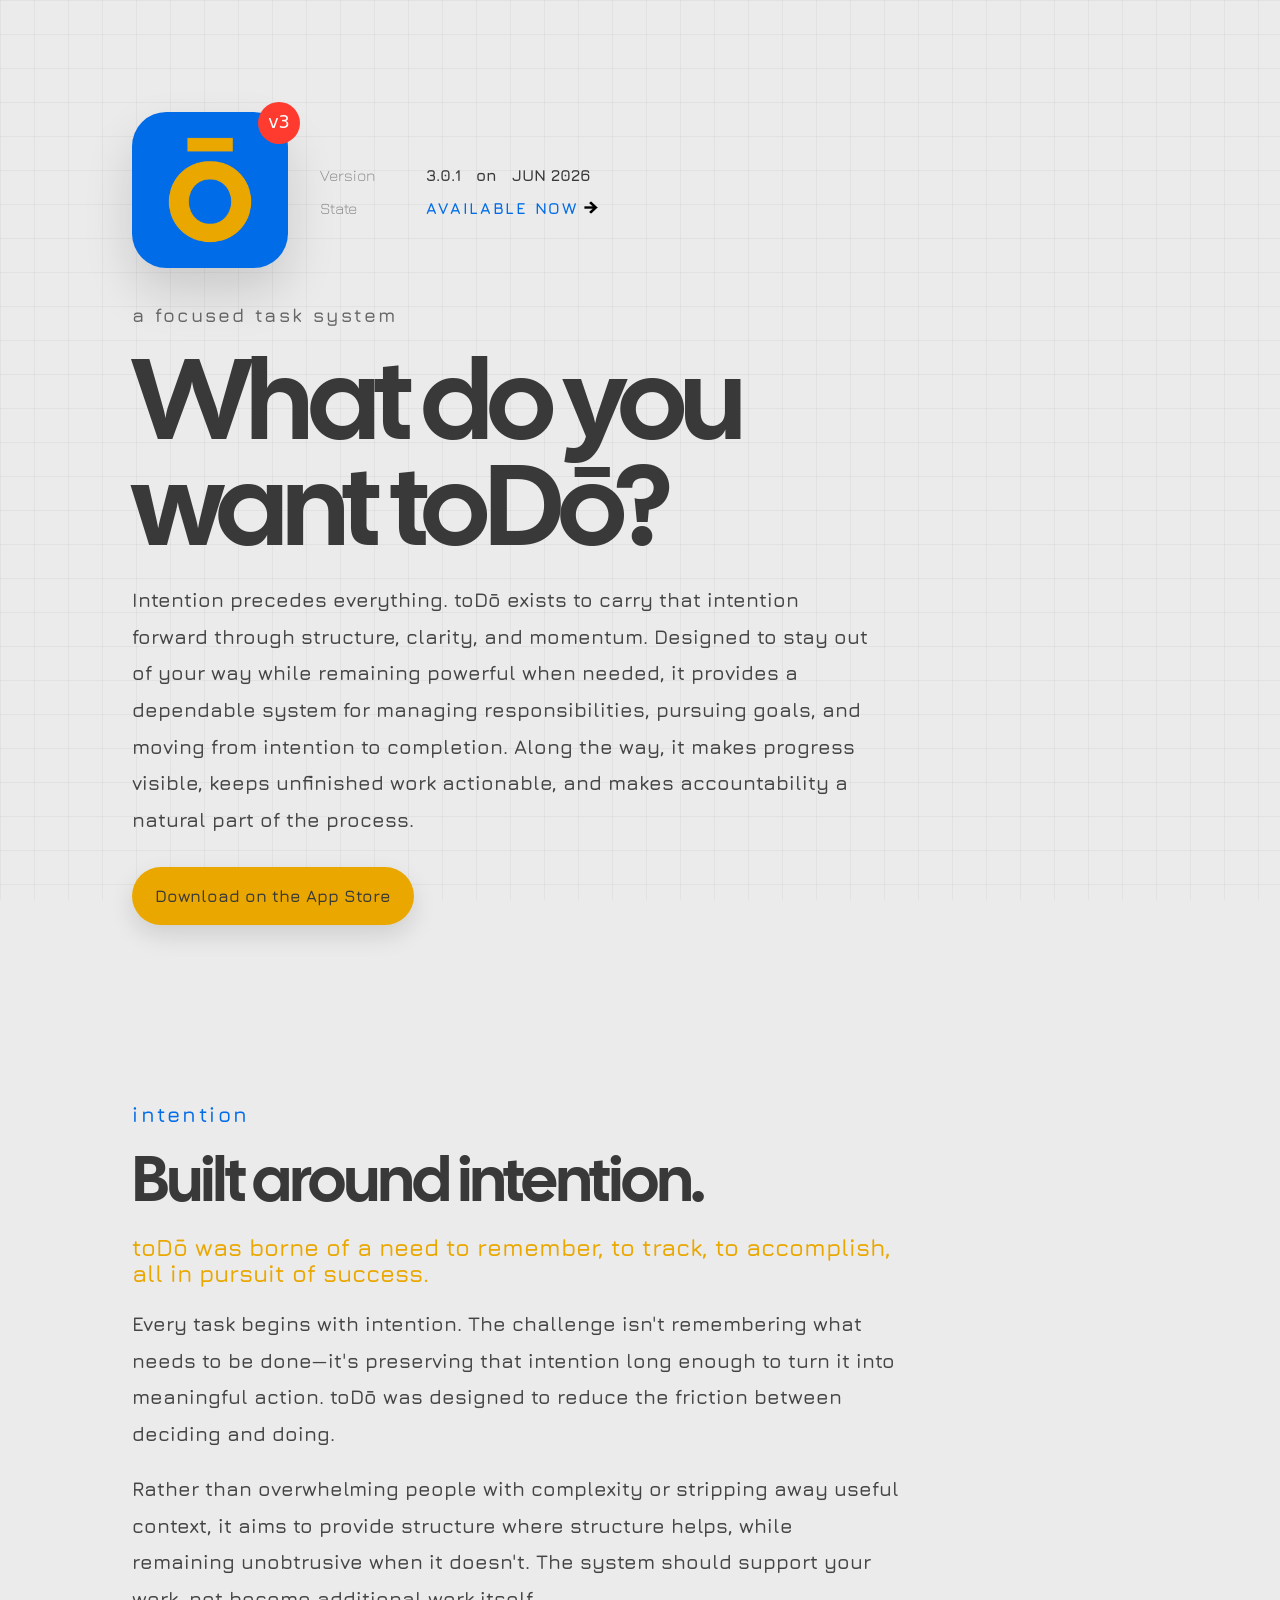
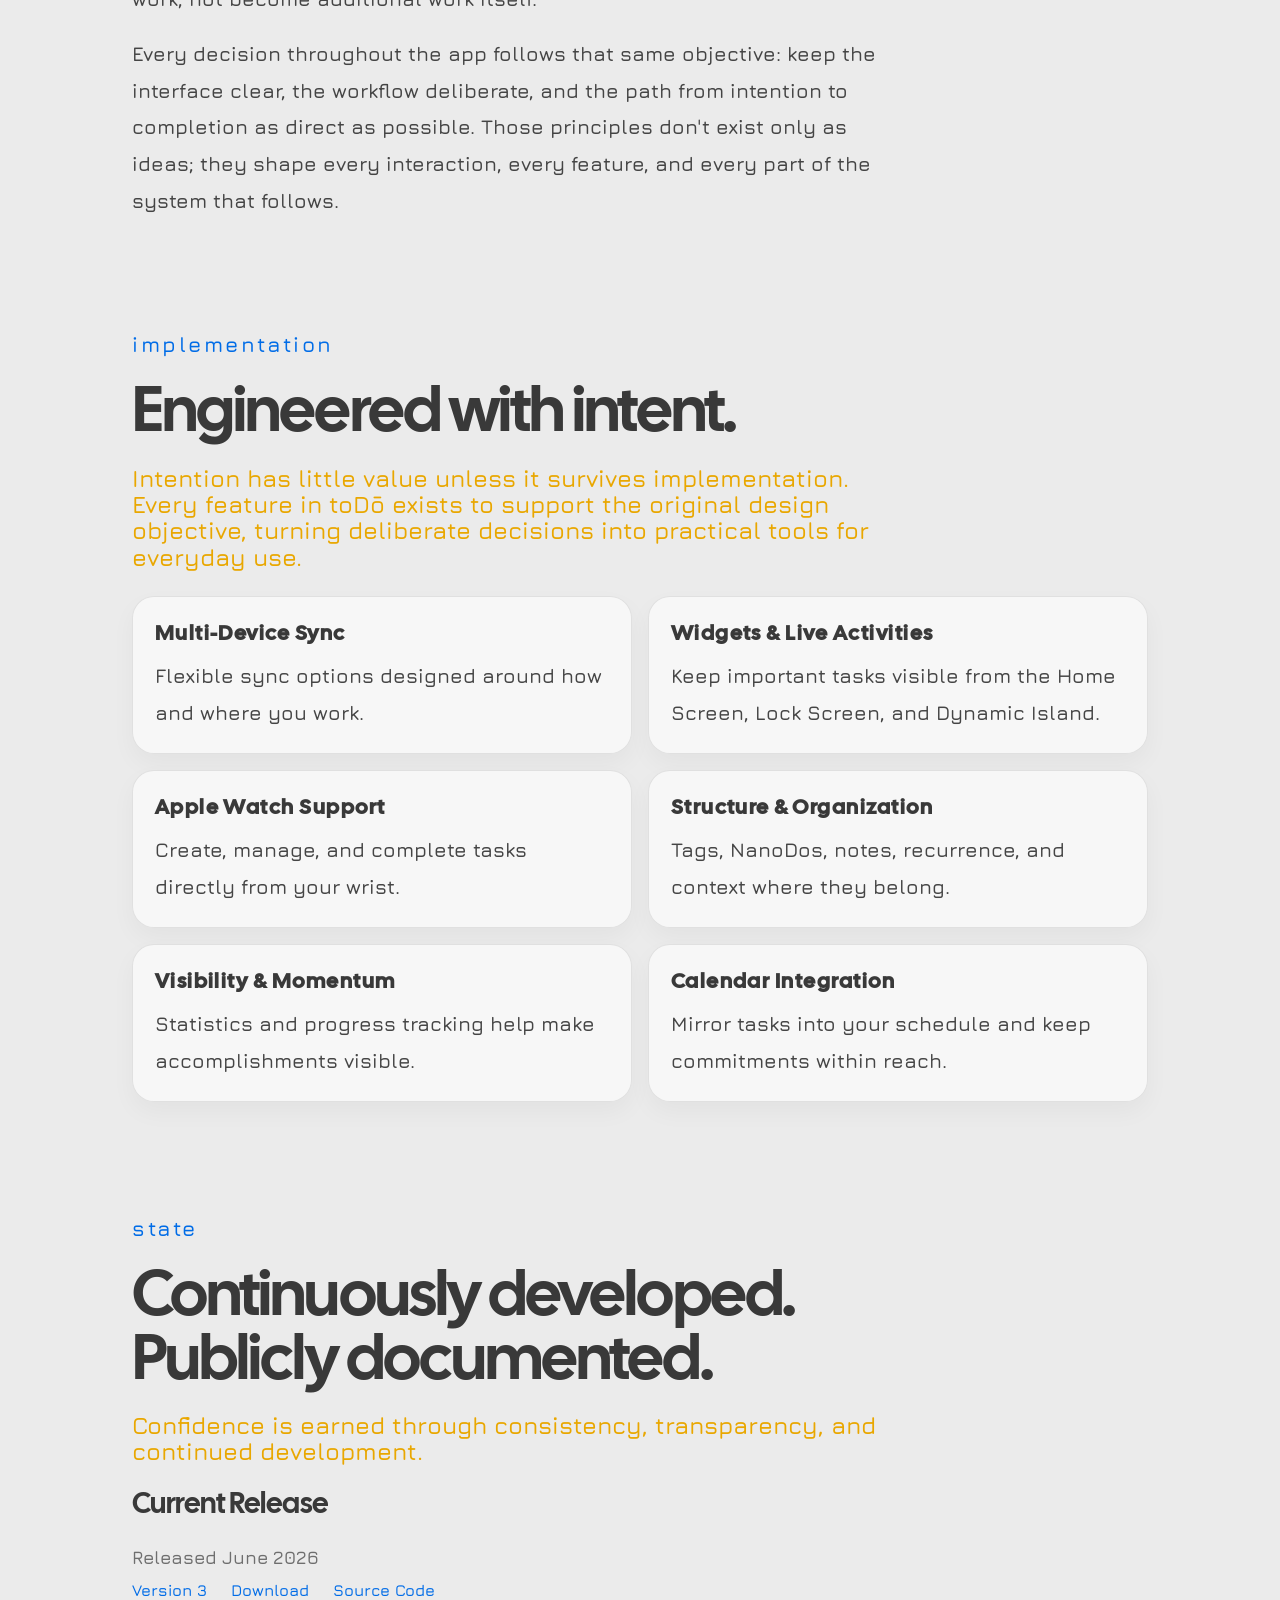
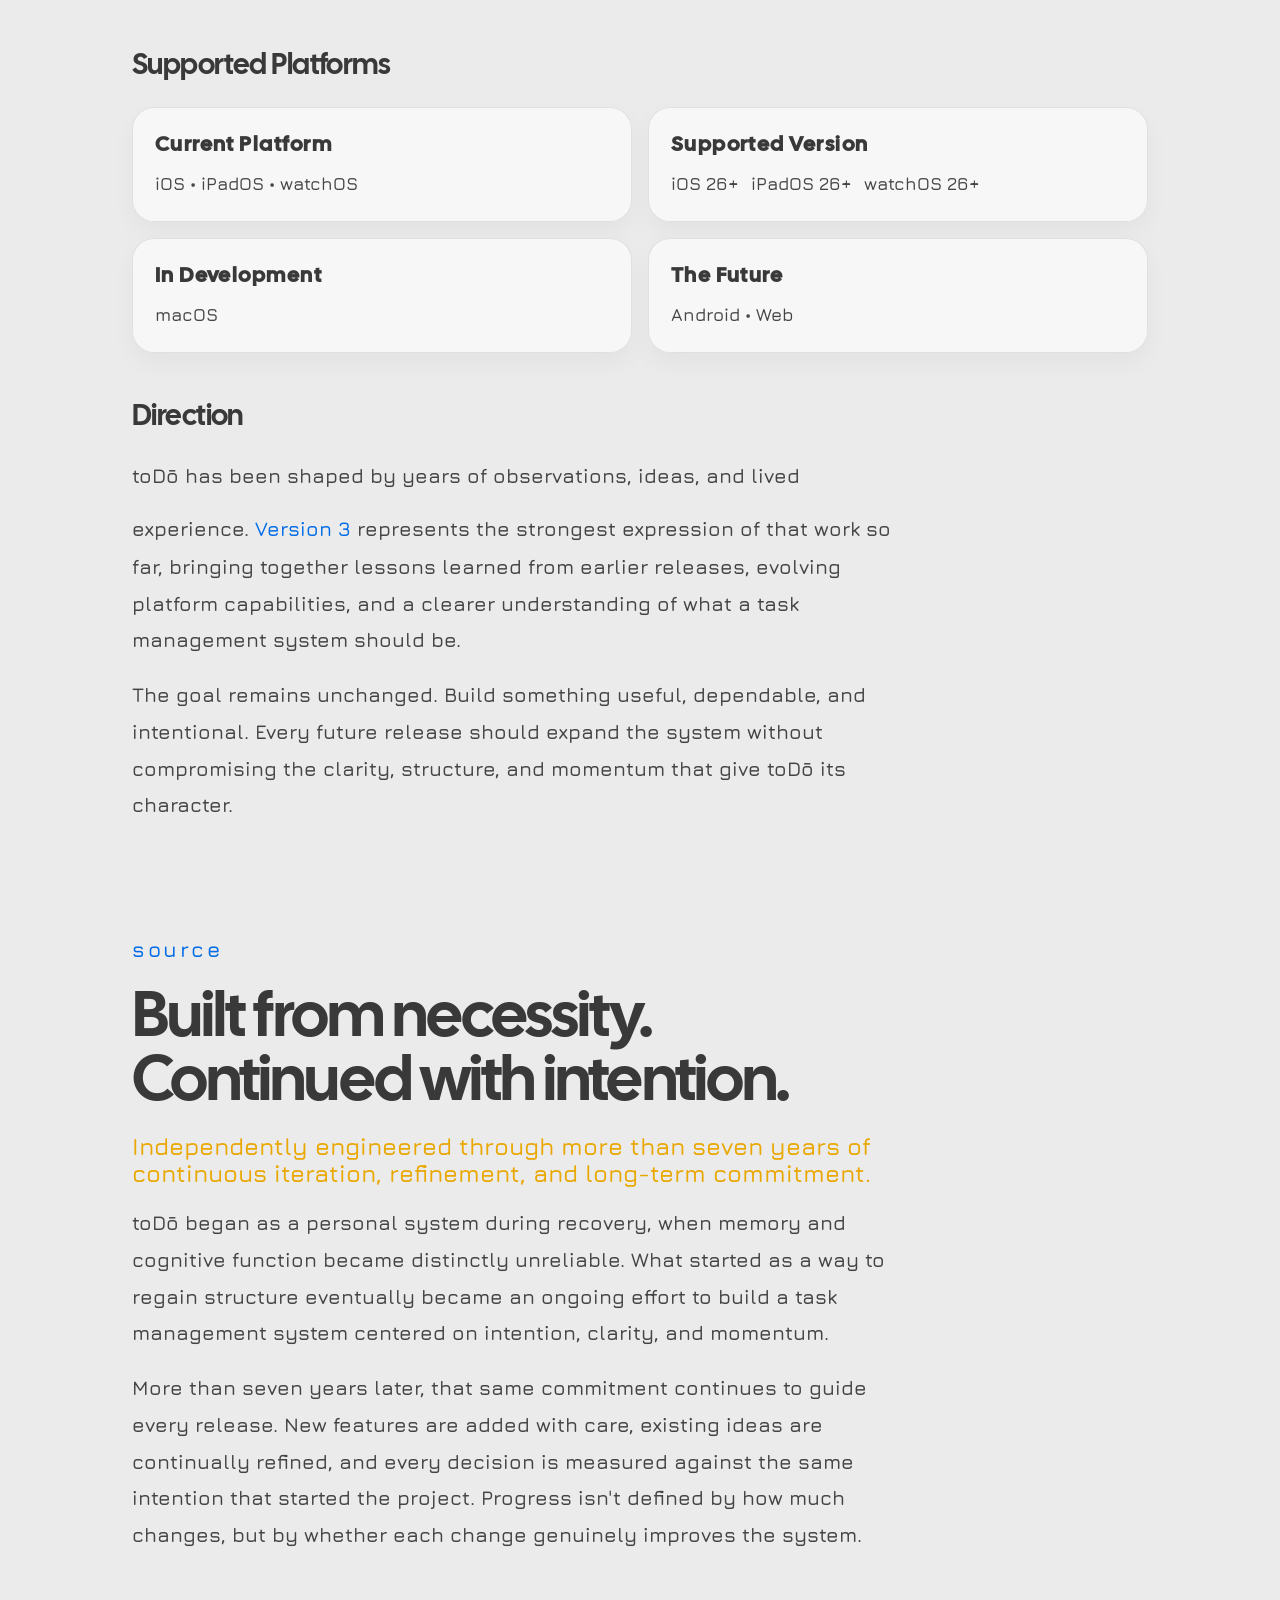
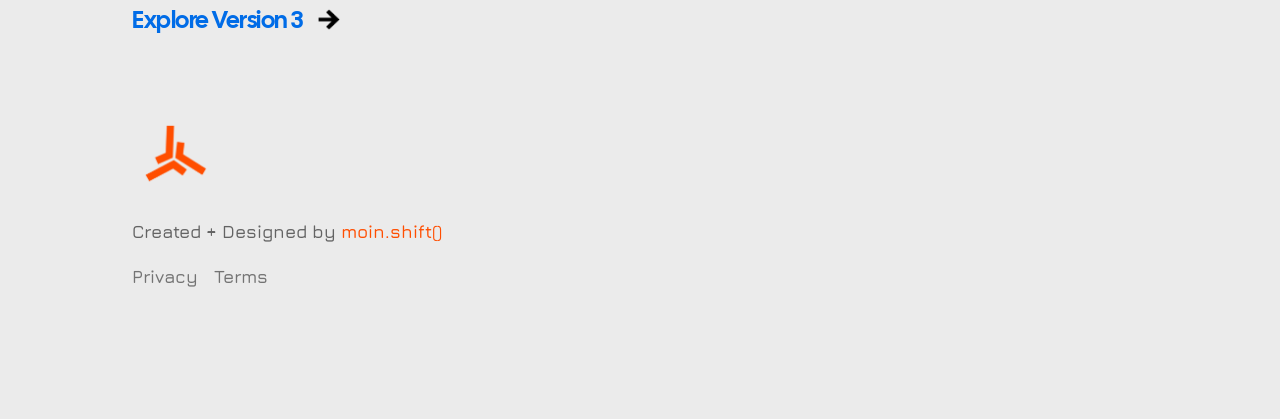
<file: index.html>
<!DOCTYPE html>
<html lang="en">

<head>
  <script async src="https://www.googletagmanager.com/gtag/js?id=G-KN1TZX1SN6"></script>
  <script>
    window.dataLayer = window.dataLayer || [];
    function gtag() { dataLayer.push(arguments); }
    gtag('js', new Date());

    gtag('config', 'G-KN1TZX1SN6');
  </script>
  <meta charset="UTF-8" />
  <meta name="viewport" content="width=device-width, initial-scale=1.0, viewport-fit=cover" />
  <title>toDō • Do, intentionally.</title>
  <meta name="description"
    content="toDō is a task management system built around intention, structure, clarity, and momentum. Available for iPhone, iPad, and Apple Watch.">
  <link rel="canonical" href="https://yourtodo.today/">
  <meta name="apple-itunes-app" content="app-id=6770143925">

  <link rel="stylesheet" href="styles/style.css" />
  <link rel="icon" href="assets/todo.png" />
  <link rel="icon" type="image/png" href="/favicon-96x96.png" sizes="96x96">
  <link rel="icon" type="image/svg+xml" href="/favicon.svg" />
  <link rel="shortcut icon" href="/favicon.ico" />
  <link rel="apple-touch-icon" sizes="180x180" href="/apple-touch-icon.png" />

  <meta name="apple-mobile-web-app-title" content="toDō" />
  <meta name="apple-mobile-web-app-capable" content="yes">
  <meta name="apple-mobile-web-app-status-bar-style" content="default">

  <link rel="manifest" href="/site.webmanifest" />

  <link rel="preconnect" href="https://fonts.googleapis.com" crossorigin="anonymous" />
  <link rel="preconnect" href="https://fonts.gstatic.com" crossorigin="anonymous" />
  <link href="https://fonts.googleapis.com/css2?family=Cal+Sans&family=Jura:wght@600&display=swap" rel="stylesheet">

  <meta property="og:type" content="website">
  <meta property="og:title" content="toDō • Do, intentionally.">
  <meta property="og:description"
    content="toDō is a task management system built around intention, structure, clarity, and momentum.">
  <meta property="og:url" content="https://yourtodo.today/">
  <meta property="og:site_name" content="toDō">
  <meta property="og:image" content="https://yourtodo.today/assets/social-card.png">
  <meta property="og:image:width" content="1200">
  <meta property="og:image:height" content="630">
  <meta property="og:image:alt" content="toDō Version 3 — What do you want toDō? Do, intentionally.">

  <meta name="twitter:card" content="summary_large_image">
  <meta name="twitter:title" content="toDō • Do, intentionally.">
  <meta name="twitter:description"
    content="A task management system built around intention, structure, clarity, and momentum.">
  <meta name="twitter:image" content="https://yourtodo.today/assets/social-card.png">

  <meta name="theme-color" content="#EBEBEB">
</head>

<body>
  <div class="wallpaper" aria-hidden="true"></div>

  <main class="landing">
    <section id="hero" class="hero">
      <div class="hero-brand-row">
        <div class="hero-brand">
          <img src="assets/todo.png" alt="toDō icon" class="hero-icon">
          <div class="hero-release-badge">v3</div>
        </div>

        <div class="hero-status">
          <div class="hero-status-row">
            <span class="hero-status-label">Version</span>
            <span class="hero-status-value">
              <b>3.0.1</b>&nbsp;&nbsp; on &nbsp;&nbsp;JUN 2026
            </span>
          </div>

          <div class="hero-status-row">
            <span class="hero-status-label">State</span>
            <a href="https://apps.apple.com/us/app/tod%C5%8D/id6770143925" class="hero-status-link" target="_blank"
              rel="noopener noreferrer">
              <span class="hero-status-link-text">AVAILABLE NOW</span>
              <img src="assets/right_arrow.png" alt="right arrow in black" aria-hidden="true" class="hero-status-arrow">
            </a>
          </div>
        </div>
      </div>

      <p class="hero-kicker mono">A focused task system</p>
      <h1 class="hero-title">What do you want toDō?</h1>

      <p class="hero-copy">
        Intention precedes everything. toDō exists to carry that intention forward through structure, clarity, and
        momentum. Designed to stay out of your way while remaining powerful when needed, it provides a dependable system
        for managing responsibilities, pursuing goals, and moving from intention to completion. Along the way, it makes
        progress visible, keeps unfinished work actionable, and makes accountability a natural part of the process.
      </p>

      <div class="hero-actions">
        <a href="https://apps.apple.com/us/app/tod%C5%8D/id6770143925" class="primary-cta">Download on the App Store</a>
      </div>
    </section>

    <section id="intention" class="content-section">
      <p class="section-kicker mono">intention</p>
      <h2 class="section-title">Built around intention.</h2>
      <p class="text-stack-plus">
        toDō was borne of a need to remember, to track, to accomplish, all in pursuit of success.
      </p>
      <div class="text-stack">
        <p>
          Every task begins with intention. The challenge isn't remembering what needs to be done—it's preserving that
          intention long enough to turn it into meaningful action. toDō was designed to reduce the friction between
          deciding and doing.
        </p>

        <p>
          Rather than overwhelming people with complexity or stripping away useful context, it aims to provide structure
          where structure helps, while remaining unobtrusive when it doesn't. The system should support your work, not
          become additional work itself.
        </p>

        <p>
          Every decision throughout the app follows that same objective: keep the interface clear, the workflow
          deliberate, and the path from intention to completion as direct as possible. Those principles don't exist only
          as ideas; they shape every interaction, every feature, and every part of the system that follows.
        </p>
      </div>
    </section>

    <section id="implementation" class="content-section">
      <p class="section-kicker mono">implementation</p>

      <h2 class="section-title">
        Engineered with intent.
      </h2>

      <p class="text-stack-plus">
        Intention has little value unless it survives implementation. Every feature in toDō exists to support the
        original design objective, turning deliberate decisions into practical tools for everyday use.
      </p>

      <div class="feature-grid">
        <article class="feature-card">
          <h3>Multi-Device Sync</h3>
          <p>Flexible sync options designed around how and where you work.</p>
        </article>

        <article class="feature-card">
          <h3>Widgets & Live Activities</h3>
          <p>Keep important tasks visible from the Home Screen, Lock Screen, and Dynamic Island.</p>
        </article>

        <article class="feature-card">
          <h3>Apple Watch Support</h3>
          <p>Create, manage, and complete tasks directly from your wrist.</p>
        </article>

        <article class="feature-card">
          <h3>Structure & Organization</h3>
          <p>Tags, NanoDos, notes, recurrence, and context where they belong.</p>
        </article>

        <article class="feature-card">
          <h3>Visibility & Momentum</h3>
          <p>Statistics and progress tracking help make accomplishments visible.</p>
        </article>

        <article class="feature-card">
          <h3>Calendar Integration</h3>
          <p>Mirror tasks into your schedule and keep commitments within reach.</p>
        </article>
      </div>
    </section>

    <section id="state" class="content-section">
      <p class="section-kicker mono">state</p>

      <h2 class="section-title">
        Continuously developed. Publicly documented.
      </h2>

      <p class="text-stack-plus">
        Confidence is earned through consistency, transparency, and continued development.
      </p>

      <h3 class="subsection-title">Current Release</h3>
      <div class="release-meta">
        <p class="release-date">Released June 2026</p>

        <div class="release-links">
          <a href="https://iamshift.substack.com/todo" class="text-link" target="_blank"
            rel="noopener noreferrer">Version 3</a>
          <a href="https://apps.apple.com/us/app/tod%C5%8D/id6770143925" class="text-link" target="_blank"
            rel="noopener noreferrer">Download</a>
          <a href="https://github.com/initMoin/toDo" class="text-link" target="_blank" rel="noopener noreferrer">Source
            Code</a>
        </div>
      </div>

      <h3 class="subsection-title">Supported Platforms</h3>
      <div class="platform-grid">
        <article class="platform-card">
          <h3>Current Platform</h3>
          <p>iOS • iPadOS • watchOS</p>
        </article>
        <article class="platform-card">
          <h3>Supported Version</h3>
          <p class="platform-versions">
            <span>iOS 26+</span>
            <span>iPadOS 26+</span>
            <span>watchOS 26+</span>
          </p>
        </article>
        <article class="platform-card">
          <h3>In Development</h3>
          <p>macOS</p>
        </article>
        <article class="platform-card">
          <h3>The Future</h3>
          <p>Android • Web</p>
        </article>
      </div>

      <h3 class="subsection-title">Direction</h3>
      <div class="text-stack">
        <p>
          toDō has been shaped by years of observations, ideas, and lived experience. <a
            href="https://iamshift.substack.com/todo" class="text-link" target="_blank"
            rel="noopener noreferrer">Version&nbsp;3</a> represents the strongest expression of that work so far,
          bringing together lessons learned from earlier releases, evolving platform capabilities, and a clearer
          understanding of what a task management system should be.
        </p>
        <p>
          The goal remains unchanged. Build something useful, dependable, and intentional. Every future release should
          expand the system without compromising the clarity, structure, and momentum that give toDō its character.
        </p>
      </div>
    </section>

    <section id="origin" class="content-section">
      <p class="section-kicker mono">source</p>
      <h2 class="section-title">Built from necessity. Continued with intention.</h2>
      <p class="text-stack-plus">
        Independently engineered through more than seven years of continuous iteration, refinement, and long-term
        commitment.
      </p>
      <div class="text-stack">
        <p>
          toDō began as a personal system during recovery, when memory and cognitive function became distinctly
          unreliable. What started as a way to regain structure eventually became an ongoing effort to build a task
          management system centered on intention, clarity, and momentum.
        </p>

        <p>
          More than seven years later, that same commitment continues to guide every release. New features are added
          with care, existing ideas are continually refined, and every decision is measured against the same intention
          that started the project. Progress isn't defined by how much changes, but by whether each change genuinely
          improves the system.
        </p>
        <a href="https://iamshift.substack.com/todo" class="chapter-cta" target="_blank" rel="noopener noreferrer">
          Explore Version 3
          <img src="assets/right_arrow.png" alt="right arrow in black" aria-hidden="true" class="chapter-cta-arrow">
        </a>
      </div>
    </section>

    <footer id="footer" class="site-footer" aria-label="Site footer">
      <a href="https://iamshift.dev" class="site-footer-mark" aria-label="Visit iamshift.dev" rel="noopener noreferrer">
        <img src="assets/logo-orange.png" alt="shift brand mark" class="footer-logo">
      </a>
      <p class="site-footer-copy">Created + Designed by <a href="https://iamshift.dev" aria-label="Visit iamshift.dev"
          rel="noopener noreferrer">moin.shift()</a></p>

      <nav class="site-footer-links" aria-label="Legal links">
        <a href="/legal/privacy.html">Privacy</a>
        <a href="/legal/terms.html">Terms</a>
      </nav>
    </footer>
  </main>
</body>

</html>
</file>
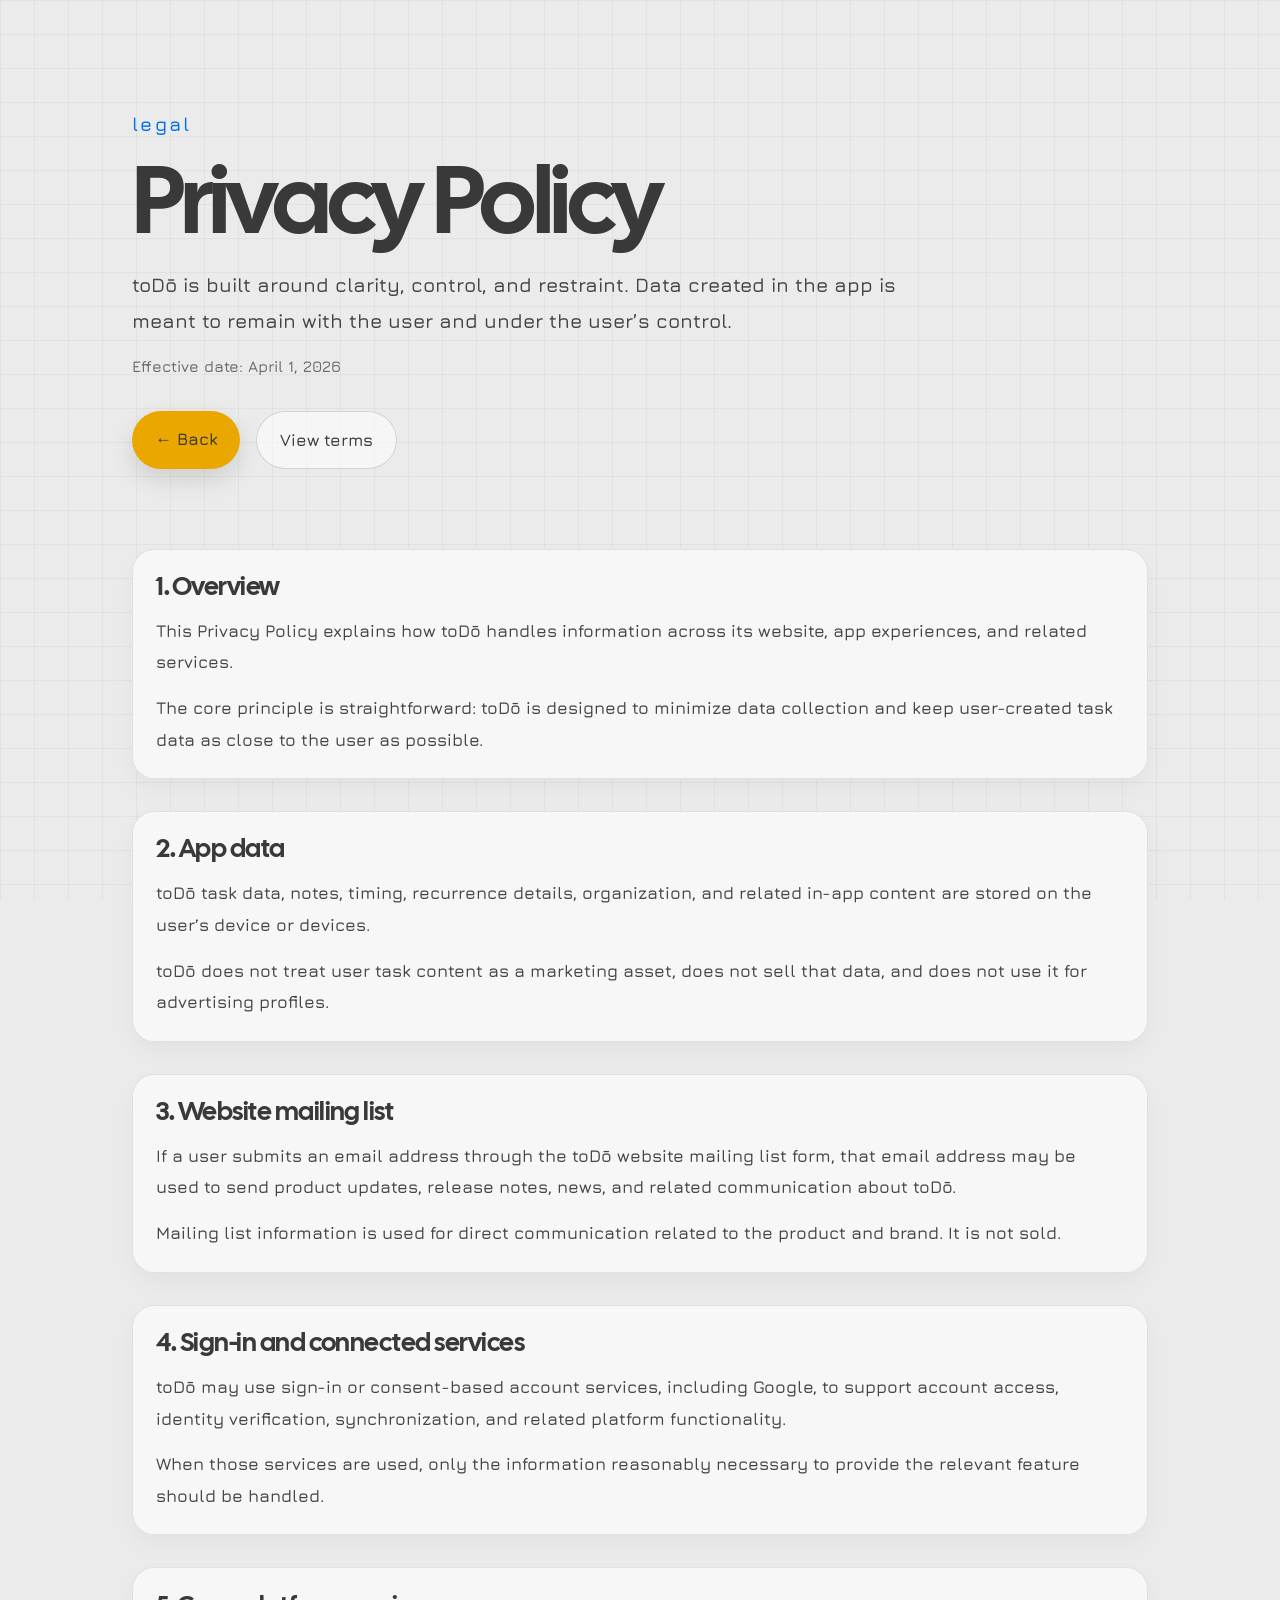
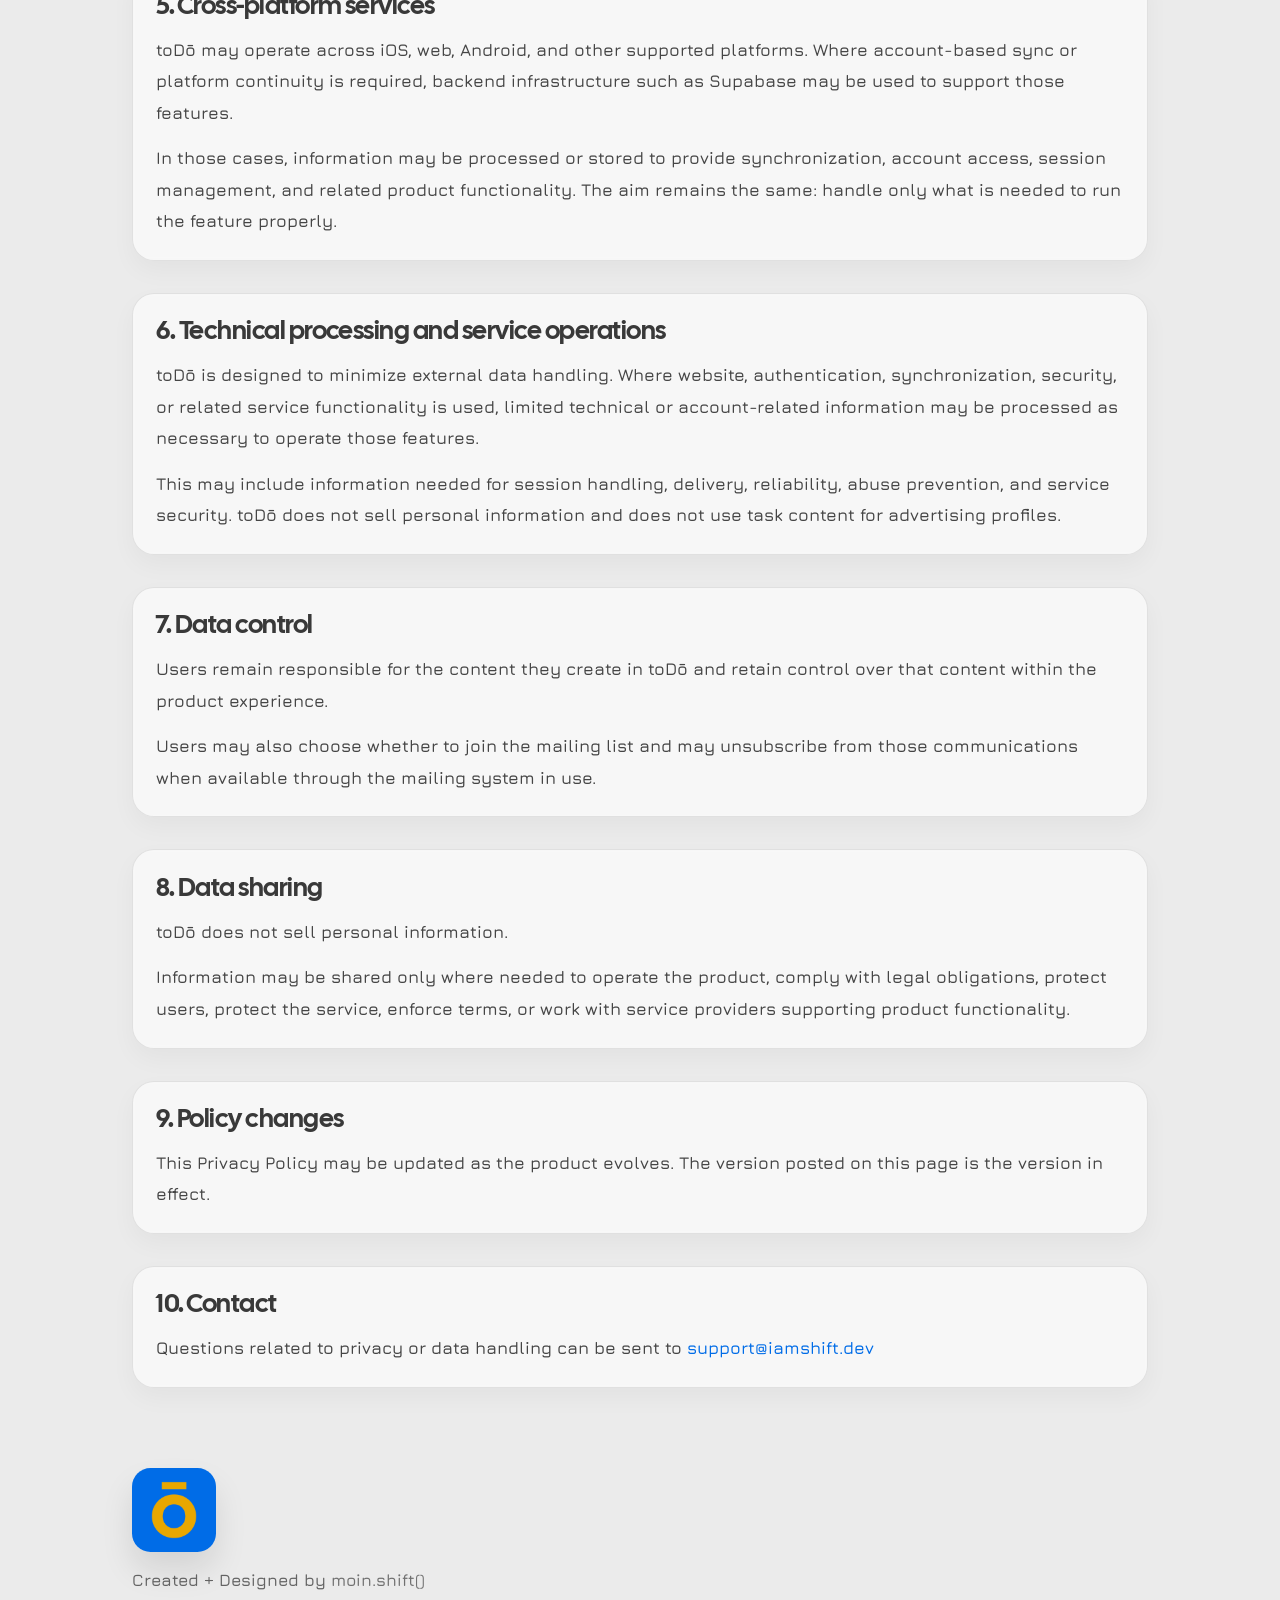
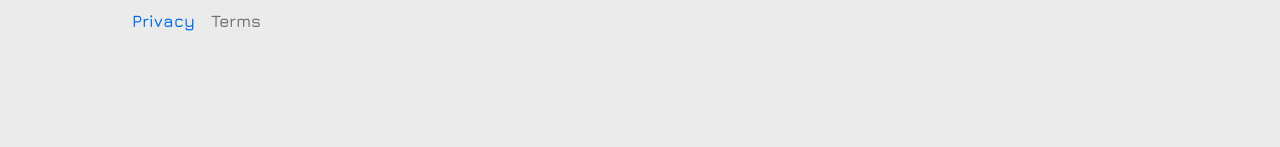
<file: legal/privacy.html>
<!DOCTYPE html>
<html lang="en">
<head>
  <meta charset="UTF-8" />
  <meta name="viewport" content="width=device-width, initial-scale=1.0" />
  <meta name="robots" content="index, follow">
  <title>toDō — Privacy Policy</title>
  <meta
    name="description"
    content="Privacy Policy for toDō."
  />

  <link rel="preconnect" href="https://fonts.googleapis.com" />
  <link rel="preconnect" href="https://fonts.gstatic.com" crossorigin />
  <link
    href="https://fonts.googleapis.com/css2?family=Jura:wght@400;500;600;700&family=Cal+Sans&display=swap"
    rel="stylesheet"
  />
  <link rel="icon" href="/assets/todo.png" />
  <link rel="stylesheet" href="../styles/legal.css" />
</head>
<body>
  <div class="wallpaper" aria-hidden="true"></div>

  <main class="legal-page">
    <section class="legal-hero">
      <p class="legal-kicker">legal</p>
      <h1 class="legal-title">Privacy Policy</h1>
      <p class="legal-intro">
        toDō is built around clarity, control, and restraint. Data created in the app
        is meant to remain with the user and under the user’s control.
      </p>
      <p class="legal-meta">Effective date: April 1, 2026</p>

      <div class="legal-actions">
        <a class="primary-cta" href="../index.html">← Back</a>
        <a class="secondary-cta" href="terms.html">View terms</a>
      </div>
    </section>

    <section class="legal-card">
      <h2>1. Overview</h2>
      <p>
        This Privacy Policy explains how toDō handles information across its website,
        app experiences, and related services.
      </p>
      <p>
        The core principle is straightforward: toDō is designed to minimize data
        collection and keep user-created task data as close to the user as possible.
      </p>
    </section>

    <section class="legal-card">
      <h2>2. App data</h2>
      <p>
        toDō task data, notes, timing, recurrence details, organization, and related
        in-app content are stored on the user’s device or devices.
      </p>
      <p>
        toDō does not treat user task content as a marketing asset, does not sell that
        data, and does not use it for advertising profiles.
      </p>
    </section>

    <section class="legal-card">
      <h2>3. Website mailing list</h2>
      <p>
        If a user submits an email address through the toDō website mailing list form,
        that email address may be used to send product updates, release notes, news,
        and related communication about toDō.
      </p>
      <p>
        Mailing list information is used for direct communication related to the
        product and brand. It is not sold.
      </p>
    </section>

    <section class="legal-card">
      <h2>4. Sign-in and connected services</h2>
      <p>
        toDō may use sign-in or consent-based account services, including Google, to
        support account access, identity verification, synchronization, and related
        platform functionality.
      </p>
      <p>
        When those services are used, only the information reasonably necessary to
        provide the relevant feature should be handled.
      </p>
    </section>

    <section class="legal-card">
      <h2>5. Cross-platform services</h2>
      <p>
        toDō may operate across iOS, web, Android, and other supported platforms.
        Where account-based sync or platform continuity is required, backend
        infrastructure such as Supabase may be used to support those features.
      </p>
      <p>
        In those cases, information may be processed or stored to provide
        synchronization, account access, session management, and related product
        functionality. The aim remains the same: handle only what is needed to run the
        feature properly.
      </p>
    </section>

    <section class="legal-card">
      <h2>6. Technical processing and service operations</h2>
      <p>
        toDō is designed to minimize external data handling. Where website,
        authentication, synchronization, security, or related service functionality is
        used, limited technical or account-related information may be processed as
        necessary to operate those features.
      </p>
      <p>
        This may include information needed for session handling, delivery,
        reliability, abuse prevention, and service security. toDō does not sell
        personal information and does not use task content for advertising profiles.
      </p>
    </section>

    <section class="legal-card">
      <h2>7. Data control</h2>
      <p>
        Users remain responsible for the content they create in toDō and retain
        control over that content within the product experience.
      </p>
      <p>
        Users may also choose whether to join the mailing list and may unsubscribe from
        those communications when available through the mailing system in use.
      </p>
    </section>

    <section class="legal-card">
      <h2>8. Data sharing</h2>
      <p>
        toDō does not sell personal information.
      </p>
      <p>
        Information may be shared only where needed to operate the product, comply with
        legal obligations, protect users, protect the service, enforce terms, or work
        with service providers supporting product functionality.
      </p>
    </section>

    <section class="legal-card">
      <h2>9. Policy changes</h2>
      <p>
        This Privacy Policy may be updated as the product evolves. The version posted
        on this page is the version in effect.
      </p>
    </section>

    <section class="legal-card">
      <h2>10. Contact</h2>
      <p>
        Questions related to privacy or data handling can be sent to
        <a href="mailto:support@iamshift.dev?subject=ToDo%20Privacy%20Inquiry">
          support@iamshift.dev
        </a>
      </p>
    </section>

    <footer class="site-footer">
      <a class="site-footer-mark" href="../index.html" aria-label="Back to toDō home">
        <img
          class="footer-logo"
          src="../assets/todo.png"
          alt="toDō icon"
        />
      </a>

      <p class="site-footer-copy">
        Created + Designed by <a href="https://iamshift.dev" rel="noopener noreferrer">moin.shift()</a>
      </p>

      <nav class="site-footer-links" aria-label="Legal links">
        <a href="privacy.html" aria-current="page">Privacy</a>
        <a href="terms.html">Terms</a>
      </nav>
    </footer>
  </main>
</body>
</html>
</file>
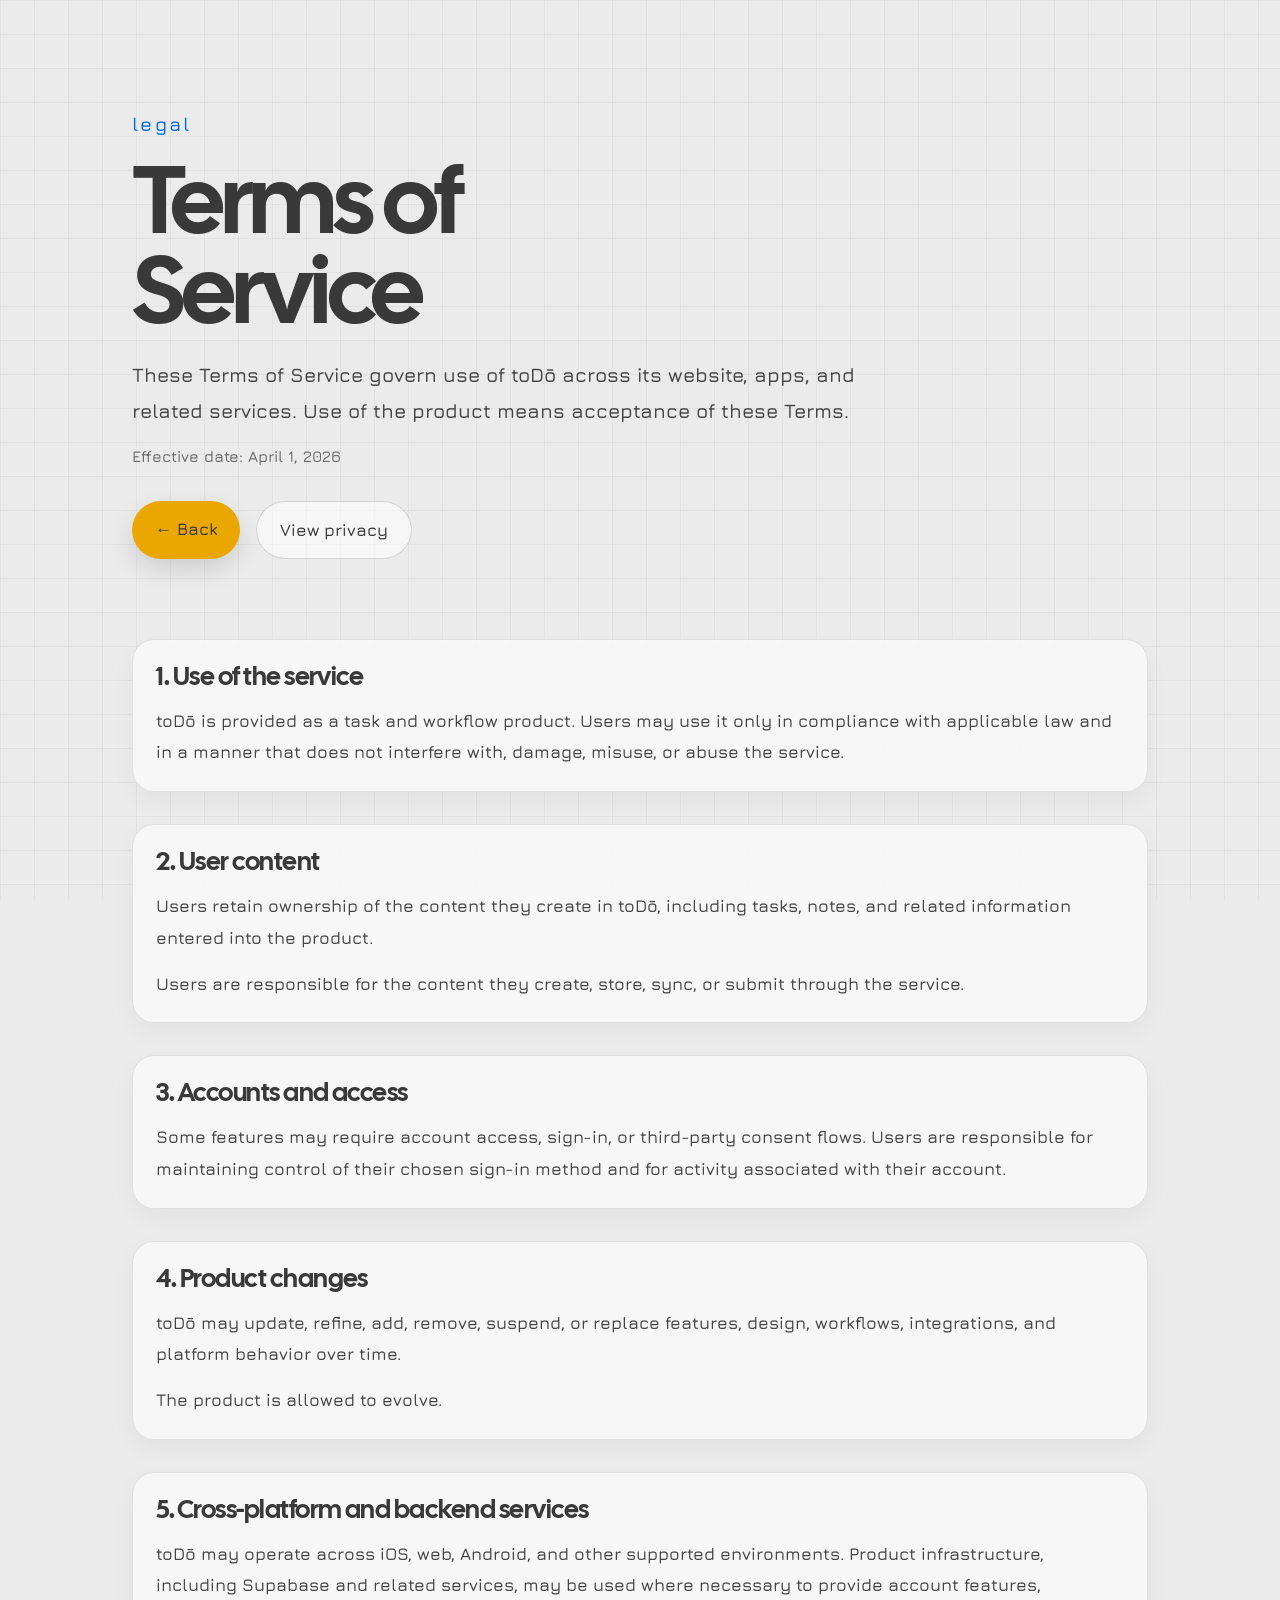
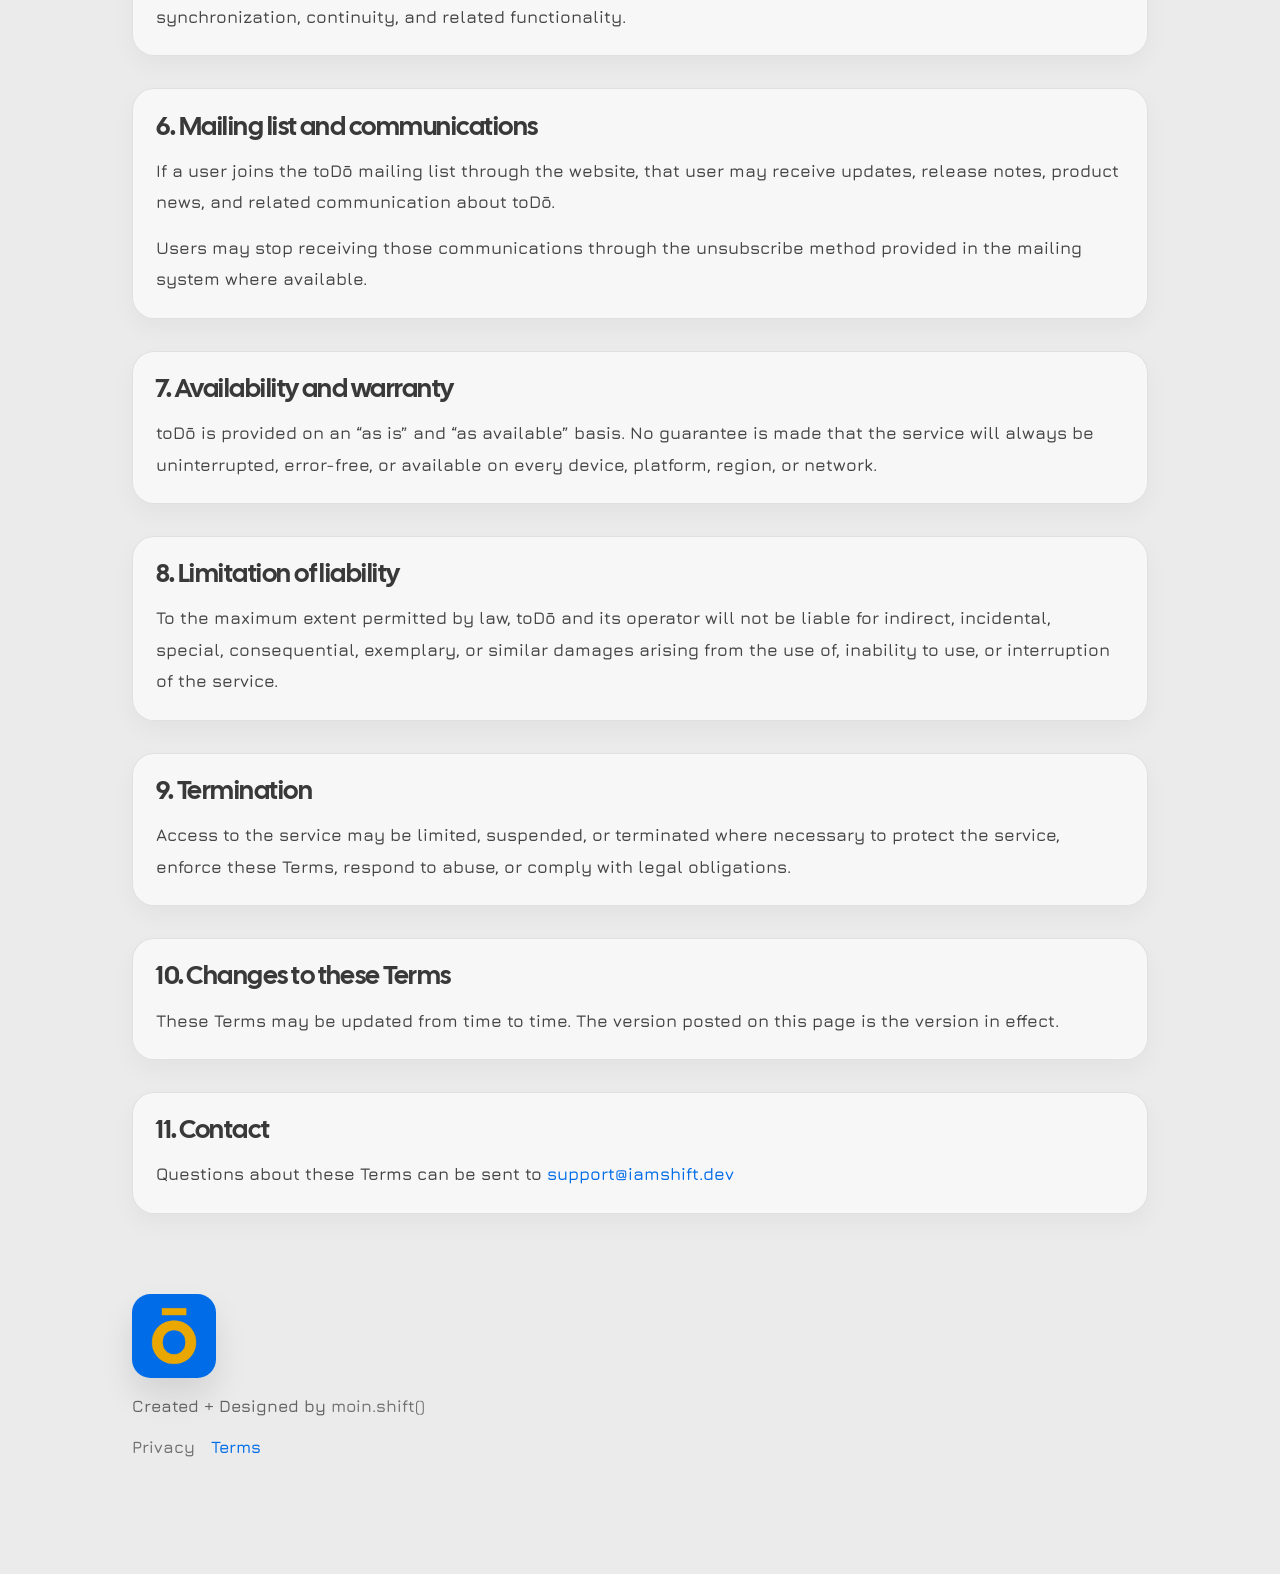
<file: legal/terms.html>
<!DOCTYPE html>
<html lang="en">
<head>
  <meta charset="UTF-8" />
  <meta name="viewport" content="width=device-width, initial-scale=1.0" />
  <meta name="robots" content="index, follow">
  <title>toDō — Terms of Service</title>
  <meta
    name="description"
    content="Terms of Service for toDō."
  />

  <link rel="preconnect" href="https://fonts.googleapis.com" />
  <link rel="preconnect" href="https://fonts.gstatic.com" crossorigin />
  <link
    href="https://fonts.googleapis.com/css2?family=Jura:wght@400;500;600;700&family=Cal+Sans&display=swap"
    rel="stylesheet"
  />
  <link rel="icon" href="/assets/todo.png" />
  <link rel="stylesheet" href="../styles/legal.css" />
</head>
<body>
  <div class="wallpaper" aria-hidden="true"></div>

  <main class="legal-page">
    <section class="legal-hero">
      <p class="legal-kicker">legal</p>
      <h1 class="legal-title">Terms of Service</h1>
      <p class="legal-intro">
        These Terms of Service govern use of toDō across its website, apps, and
        related services. Use of the product means acceptance of these Terms.
      </p>
      <p class="legal-meta">Effective date: April 1, 2026</p>

      <div class="legal-actions">
        <a class="primary-cta" href="../index.html">← Back</a>
        <a class="secondary-cta" href="privacy.html">View privacy</a>
      </div>
    </section>

    <section class="legal-card">
      <h2>1. Use of the service</h2>
      <p>
        toDō is provided as a task and workflow product. Users may use it only in
        compliance with applicable law and in a manner that does not interfere with,
        damage, misuse, or abuse the service.
      </p>
    </section>

    <section class="legal-card">
      <h2>2. User content</h2>
      <p>
        Users retain ownership of the content they create in toDō, including tasks,
        notes, and related information entered into the product.
      </p>
      <p>
        Users are responsible for the content they create, store, sync, or submit
        through the service.
      </p>
    </section>

    <section class="legal-card">
      <h2>3. Accounts and access</h2>
      <p>
        Some features may require account access, sign-in, or third-party consent
        flows. Users are responsible for maintaining control of their chosen sign-in
        method and for activity associated with their account.
      </p>
    </section>

    <section class="legal-card">
      <h2>4. Product changes</h2>
      <p>
        toDō may update, refine, add, remove, suspend, or replace features, design,
        workflows, integrations, and platform behavior over time.
      </p>
      <p>
        The product is allowed to evolve.
      </p>
    </section>

    <section class="legal-card">
      <h2>5. Cross-platform and backend services</h2>
      <p>
        toDō may operate across iOS, web, Android, and other supported environments.
        Product infrastructure, including Supabase and related services, may be used
        where necessary to provide account features, synchronization, continuity, and
        related functionality.
      </p>
    </section>

    <section class="legal-card">
      <h2>6. Mailing list and communications</h2>
      <p>
        If a user joins the toDō mailing list through the website, that user may
        receive updates, release notes, product news, and related communication about
        toDō.
      </p>
      <p>
        Users may stop receiving those communications through the unsubscribe method
        provided in the mailing system where available.
      </p>
    </section>

    <section class="legal-card">
      <h2>7. Availability and warranty</h2>
      <p>
        toDō is provided on an “as is” and “as available” basis. No guarantee is made
        that the service will always be uninterrupted, error-free, or available on
        every device, platform, region, or network.
      </p>
    </section>

    <section class="legal-card">
      <h2>8. Limitation of liability</h2>
      <p>
        To the maximum extent permitted by law, toDō and its operator will not be
        liable for indirect, incidental, special, consequential, exemplary, or similar
        damages arising from the use of, inability to use, or interruption of the
        service.
      </p>
    </section>

    <section class="legal-card">
      <h2>9. Termination</h2>
      <p>
        Access to the service may be limited, suspended, or terminated where necessary
        to protect the service, enforce these Terms, respond to abuse, or comply with
        legal obligations.
      </p>
    </section>

    <section class="legal-card">
      <h2>10. Changes to these Terms</h2>
      <p>
        These Terms may be updated from time to time. The version posted on this page
        is the version in effect.
      </p>
    </section>

    <section class="legal-card">
      <h2>11. Contact</h2>
      <p>
        Questions about these Terms can be sent to
        <a href="mailto:support@iamshift.dev?subject=ToDo%20Terms%20Inquiry">
          support@iamshift.dev
        </a>
      </p>
    </section>

    <footer class="site-footer">
      <a class="site-footer-mark" href="../index.html" aria-label="Back to toDō home">
        <img
          class="footer-logo"
          src="../assets/todo.png"
          alt="toDō icon"
        />
      </a>

      <p class="site-footer-copy">
        Created + Designed by <a href="https://iamshift.dev" rel="noopener noreferrer">moin.shift()</a>
      </p>

      <nav class="site-footer-links" aria-label="Legal links">
        <a href="privacy.html">Privacy</a>
        <a href="terms.html" aria-current="page">Terms</a>
      </nav>
    </footer>
  </main>
</body>
</html>
</file>
<file: styles/style.css>
:root {
  --todo-yellow: #E9A700;
  --todo-blue: #006CE7;
  --todo-light: #EBEBEB;
  --todo-dark: #393939;
  --todo-green: #62C400;
  --white: #ffffff;

  --page-width: 1080px;
  --section-space: 7rem;
}

*,
*::before,
*::after {
  box-sizing: border-box;
  margin: 0;
  padding: 0;
}

html {
  min-height: 100%;
  width: 100%;
  font-family: "Jura", sans-serif;
  background: var(--todo-light);
  overflow-x: hidden;
  scroll-behavior: smooth;
}

body {
  min-height: 100vh;
  color: var(--todo-dark);
  font-family: "Jura", sans-serif;
  font-weight: 600;
}

.wallpaper {
  position: fixed;
  inset: 0;
  z-index: 7;
  background-color: var(--todo-light);
  background-image:
  linear-gradient(to right, rgba(57, 57, 57, 0.05) 1px, transparent 1px),
  linear-gradient(to bottom, rgba(57, 57, 57, 0.05) 1px, transparent 1px);
  background-size: 34px 34px;
  transition: background-color 0.8s ease;
}

.mono {
  font-family: "Jura", sans-serif;
  font-weight: 600;
}

.sr-only {
  position: absolute;
  width: 1px;
  height: 1px;
  margin: -1px;
  overflow: hidden;
  clip: rect(0,0,0,0);
}

.landing {
  position: relative; 
  z-index: 10;
  width: 100%;
  max-width: var(--page-width);
  margin: 0 auto;
  padding: 3rem 2rem 6rem;
}

.hero {
  min-height: 100vh;
  display: flex;
  flex-direction: column;
  justify-content: center;
  padding: 4rem 0;
}

.hero-brand {
  position: relative;
  display: inline-block;
  width: fit-content;

  transition:
    transform 0.25s ease,
    filter 0.25s ease;
}

.hero-brand:hover {
  transform: translateY(-8px) scale(1.04);
  animation: iconWiggle 0.5s ease;
}

.hero-release-badge {
  position: absolute;
  top: -10px;
  right: -12px;
  height: 42px;
  min-width: 42px;
  padding: 0 10px;
  display: flex;
  align-items: center;
  justify-content: center;
  background: #ff3b30;
  color: white;
  border-radius: 21px;
  font-family: system-ui, sans-serif;
  font-size: 1.1rem;
  font-weight: 500;
  line-height: 1;
  white-space: nowrap;
  z-index: 20;

  transition: transform 0.25s ease;
}

.hero-brand-row {
  display: flex;
  align-items: center;
  gap: 2rem;
  margin-bottom: 2rem;
}

@media (max-width: 480px) {
  .hero-brand-row {
    flex-direction: column;
    align-items: flex-start;
    gap: 1rem;
  }
}

.hero-status {
  display: flex;
  flex-direction: column;
  gap: 0.55rem;

  font-size: 1rem;
  font-weight: 700;
  line-height: 1.5;
}

.hero-status-row {
  display: grid;
  grid-template-columns: 8ch auto;
  gap: 1.1rem;
  align-items: center;
}

.hero-status-label {
  color: rgba(57, 57, 57, 0.58);
  font-weight: 200;
}

.hero-status-value {
  color: var(--todo-dark);
  font-weight: 700;
}

.hero-status-link {
  display: inline-flex;
  align-items: center;
  gap: 0.42rem;

  color: var(--todo-blue);
  text-decoration: none;

  letter-spacing: 1.7px;

  font-weight: 700;
}

.hero-status-link-text {
  position: relative;
  display: inline-block;
}

.hero-status-link-text::after {
  content: "";
  position: absolute;
  left: 0;
  bottom: -0.14rem;
  width: 100%;
  height: 1px;
  background: currentColor;

  transform: scaleX(0);
  transform-origin: left center;
  transition: transform 0.28s ease;
}

.hero-status-link:hover .hero-status-link-text::after,
.hero-status-link:focus-visible .hero-status-link-text::after {
  transform: scaleX(1);
}

.hero-status-arrow {
    height: 0.82em;
    width: auto;
    flex-shrink: 0;
    display: block;

    transition:
        transform .22s ease,
        filter .22s ease;
}

.hero-status-link:hover .hero-status-arrow,
.hero-status-link:focus-visible .hero-status-arrow {
    transform: translateX(5px);

    filter: brightness(0)
            saturate(100%)
            invert(27%)
            sepia(95%)
            saturate(3908%)
            hue-rotate(206deg)
            brightness(94%)
            contrast(101%);
}

.hero-status-row:last-child .hero-status-value {
  color: var(--todo-blue);
}

.hero-icon {
  width: clamp(116px, 18vw, 156px);
  height: clamp(116px, 18vw, 156px);
  border-radius: 22%;
  box-shadow: 0 24px 50px rgba(0, 0, 0, 0.14);
  transition: transform 0.25s ease, box-shadow 0.25s ease;
}
.hero-brand:hover .hero-icon {
  box-shadow:
    0 32px 70px rgba(0, 0, 0, 0.18),
    0 10px 24px rgba(0, 0, 0, 0.12);
}

.hero-icon:focus-visible,
.primary-cta:focus-visible,
.text-link:focus-visible,
.site-footer-mark:focus-visible,
.site-footer-copy a:focus-visible,
.site-footer-links a:focus-visible {
  outline: 2px solid var(--todo-blue);
  outline-offset: 4px;
}

@keyframes iconWiggle {
  0%   { transform: translateY(-8px) scale(1.04) rotate(0deg); }
  25%  { transform: translateY(-8px) scale(1.04) rotate(-1deg); }
  50%  { transform: translateY(-8px) scale(1.04) rotate(1deg); }
  75%  { transform: translateY(-8px) scale(1.04) rotate(-0.5deg); }
  100% { transform: translateY(-8px) scale(1.04) rotate(0deg); }
}

.hero-kicker,
.section-kicker {
  font-family: "Jura", sans-serif;
  font-weight: 600;
  font-size: 1.2rem;
  letter-spacing: 0.12em;
  text-transform: lowercase;
  color: rgba(57, 57, 57, 0.74);
  margin-bottom: 1.25rem;
}

/* Section kickers transition from product terminology to creator branding near the end of the page. */
.section-kicker {
  font-size: 1.33rem;
  color: var(--todo-blue);
}

.hero-title {
  font-family: "Cal Sans", sans-serif;
  max-width: 12ch;
  font-size: clamp(3.8rem, 10vw, 7.2rem);
  line-height: 0.92;
  letter-spacing: -0.04em;
  font-weight: 400;
  color: var(--todo-dark);
  margin-bottom: 1.5rem;
}

.hero-copy {
  max-width: 46rem;
  margin-bottom: 1.75rem;
}

.hero-actions {
  display: flex;
  flex-wrap: wrap;
  gap: 0.95rem;
}

.primary-cta,
.text-link {
  text-decoration: none;
  transition: all 0.2s ease;
}

.primary-cta {
  display: inline-flex;
  align-items: center;
  justify-content: center;
  min-height: 58px;
  padding: 1rem 1.45rem;
  border-radius: 999px;
  font-family: "Jura", sans-serif;
  font-weight: 600;
  font-size: 1.06rem;
}

.primary-cta {
  background: var(--todo-yellow);
  color: var(--todo-dark);
  box-shadow: 0 10px 24px rgba(0,0,0,0.12);
}

.primary-cta:hover {
  transform: translateY(-2px);
}

.content-section {
  padding: var(--section-space) 0 0;
}

.section-title {
  font-family: "Cal Sans", sans-serif;
  max-width: 18ch;
  font-size: clamp(2.8rem, 5vw, 4.6rem);
  line-height: 1;
  letter-spacing: -0.03em;
  font-weight: 400;
  margin-bottom: 1.45rem;
  color: var(--todo-dark);
}

.text-stack-plus {
  display: grid;
  gap: 1.15rem;
  max-width: 48rem;
  margin-bottom: 1.2rem;

  font-size: clamp(1.5rem, 1.4vw, 1.9rem);
  line-height: 1.1;

  color: var(--todo-yellow);
}

.subsection-title {
  font-family: "Cal Sans", sans-serif;
  font-size: 1.8rem;
  font-weight: 400;
  letter-spacing: -0.02em;
  color: var(--todo-dark);
}

#state .subsection-title:not(:first-of-type) {
  margin-top: 2.75rem;
}

#state .release-meta,
#state .platform-grid,
#state .text-stack {
  margin-top: 1.5rem;
}

.release-meta {
  margin-bottom: 2.25rem;
}

.release-date {
  margin-bottom: 0.85rem;
  color: rgba(57,57,57,0.70);
  font-size: 1.15rem;
}

.release-links {
  display: flex;
  flex-wrap: wrap;
  gap: 1.5rem;
}

.release-links .text-link {
  margin-top: 0;
}

.text-stack {
  display: grid;
  gap: 1.15rem;
  max-width: 48rem;
}

.chapter-cta {
  display: inline-flex;
  align-items: center;
  gap: 0.9rem;

  margin-top: 2rem;

  font-family: "Cal Sans", sans-serif;
  font-size: clamp(1.5rem, 1.8vw, 1.8rem);
  font-weight: 400;
  letter-spacing: -0.02em;

  color: var(--todo-blue);
  text-decoration: none;

  transition: color 0.2s ease;
}

.chapter-cta-arrow {
    height: 0.9em;
    width: auto;
    flex-shrink: 0;
    display: block;

    transition:
        transform 0.2s ease,
        filter 0.2s ease;
}

.chapter-cta:hover {
  color: var(--todo-dark);
}

.chapter-cta:hover .chapter-cta-arrow {
    transform: translateX(6.9px);

    filter: brightness(0)
            saturate(100%)
            invert(27%)
            sepia(95%)
            saturate(3908%)
            hue-rotate(206deg)
            brightness(94%)
            contrast(101%);
}

.platform-grid,
.feature-grid {
  display: grid;
  gap: 1rem;
  margin-top: 1.6rem;
}

.platform-grid,
.feature-grid {
    grid-template-columns: repeat(auto-fit, minmax(370px, 1fr));
}

.platform-card {
  display: flex;
  flex-direction: column;
  height: 100%;
}

.platform-versions {
  display: flex;
  flex-wrap: wrap;
  gap: 0.35rem 0.75rem;
}

.platform-versions span {
  white-space: nowrap;
}

.platform-card,
.feature-card {
  height: 100%;
  padding: 1.35rem;
  border-radius: 22px;
  border: 1px solid rgba(57,57,57,0.12);
  background: rgba(255,255,255,0.62);
  box-shadow: 0 10px 24px rgba(0,0,0,0.04);

  transition: transform 0.4s cubic-bezier(0.16, 1, 0.3, 1), 
  box-shadow 0.4s cubic-bezier(0.16, 1, 0.3, 1),
  border-color 0.4s ease,
  background-color 0.4s ease;
  will-change: transform;
}
.platform-card:hover,
.feature-card:hover {
  transform: translateY(-4px);
  box-shadow: 0 20px 40px rgba(0,0,0,0.08),
  0 8px 16px rgba(0,0,0,0.04);
  border-color: rgba(57,57,57,0.22); 

  background-color: var(--todo-blue);
}

.platform-card h3,
.feature-card h3 {
  font-family: "Cal Sans", sans-serif;
  font-size: 1.32rem;
  letter-spacing: 0.07em;
  margin-bottom: 0.8rem;
  color: var(--todo-dark);
  transition: color 0.3s ease;
}
.platform-card:hover h3,
.feature-card:hover h3 {
  color: var(--todo-yellow);
}

.platform-card:hover p,
.feature-card:hover p {
  color: var(--white);
}

.platform-card p {
  font-size: clamp(1.05rem, 0.92rem + 0.25vw, 1.26rem);
  line-height: 1.65;

  color: rgba(57, 57, 57, 0.94);

  transition: color 0.3s ease;
}

.hero-copy,
.section-copy,
.text-stack p,
.feature-card p {
  font-size: 1.26rem;
  line-height: 1.82;
  color: rgba(57, 57, 57, 0.94);
  transition: color 0.3s ease;
}

.text-link {
  position: relative;
  display: inline-block;
  margin-top: 1rem;
  
  color: var(--todo-blue);
  font-weight: 600;
  text-decoration: none;
  
  padding-bottom: 0.1rem;
  
  transition: color 0.2s ease;
}

.text-link::after {
  content: "";

  position: absolute;
  left: 0;
  bottom: -0.1rem;
  
  width: 100%;
  height: 1px;
  
  background: var(--todo-blue);
  
  transform: scaleX(0);
  transform-origin: left center;
  
  transition: transform 0.28s ease;
}

.text-link:hover,
.text-link:focus-visible {
  color: var(--todo-dark);
}

.text-link:hover::after,
.text-link:focus-visible::after {
  transform: scaleX(1);
  transform-origin: left center;
}

.text-link:not(:hover)::after {
  transform-origin: right center;
}

.site-footer {
  display: flex;
  flex-direction: column;
  align-items: flex-start;
  gap: 1.15rem;
  padding-top: 5rem;
  padding-bottom: 2rem;
}

.site-footer-mark {
  display: inline-block;
  width: 84px;
  transition: transform 0.2s ease, opacity 0.2s ease;
}

.site-footer-mark:hover {
  transform: translateY(-2px);
  opacity: 0.92;
}

.footer-logo {
  width: 100%;
  height: auto;
  display: block;
}

.site-footer-copy,
.site-footer-links {
  font-family: "Jura", sans-serif;
  font-weight: 600;
  font-size: 1.13rem;
  line-height: 1.5;
  color: rgba(57, 57, 57, 0.76);
}

.site-footer-links a {
  position: relative;
  color: inherit;
  text-decoration: none;
  padding-bottom: 0.08rem;
  opacity: 0.88;
  transition: opacity 0.2s ease, color 0.2s ease;
}

.site-footer-copy a {
  position: relative;
  color: #ff4e00;
  text-decoration: none;
  padding-bottom: 0.08rem;
  opacity: 1;
  transition: opacity 0.2s ease, color 0.2s ease;
}

.site-footer-copy a::after,
.site-footer-links a::after {
  content: "";
  position: absolute;
  left: 0;
  bottom: -0.08rem;
  width: 100%;
  height: 1px;
  background: currentColor;
  transform: scaleX(0);
  transform-origin: left center;
  transition: transform 0.25s ease;
}

.site-footer-links a:hover,
.site-footer-links a:focus-visible {
  opacity: 1;
  color: var(--todo-blue);
}

.site-footer-copy a:hover,
.site-footer-copy a:focus-visible {
  opacity: 1;
  color: #ff4e00;
}

.site-footer-copy a:hover::after,
.site-footer-copy a:focus-visible::after,
.site-footer-links a:hover::after,
.site-footer-links a:focus-visible::after {
  transform: scaleX(1);
  transform-origin: left center;
}

.site-footer-copy a:not(:hover)::after,
.site-footer-links a:not(:hover)::after {
  transform-origin: center left;
}

.site-footer-links {
  display: flex;
  flex-wrap: wrap;
  gap: 1rem;
}

:focus-visible {
  outline: 2px solid var(--todo-blue);
  outline-offset: 2px;
}

@media (max-width: 900px) {
  .platform-grid,
  .feature-grid {
    grid-template-columns: 1fr;
  }
}

@media (max-width: 640px) {
  :root {
    --section-space: 5rem;
  }

  .landing {
    padding: 1.25rem 1.25rem 4rem;
  }

  .hero {
    min-height: auto;
    padding: 5rem 0 2rem;
    justify-content: flex-start;
  }
  .hero-copy {
    margin-bottom: 1.6rem;
  }
  .hero-title {
    max-width: 13ch;
  }

  .hero-copy,
  .section-copy,
  .text-stack p,
  .feature-card p {
    font-size: 1.3rem;
  }

  .platform-card p {
    font-size: 1.15rem;
  }

  .site-footer {
    padding-top: 4rem;
    padding-bottom: 1rem;
  }

  .site-footer-mark {
    width: 72px;
  }

  .site-footer-copy,
  .site-footer-links {
    font-size: 0.98rem;
  }
}
</file>
<file: styles/legal.css>
:root {
  --todo-yellow: #E9A700;
  --todo-blue: #006CE7;
  --todo-light: #EBEBEB;
  --todo-dark: #393939;
  --todo-green: #62C400;
  --white: #ffffff;
  --page-width: 1080px;
  --section-space: 2rem;
}

*,
*::before,
*::after {
  box-sizing: border-box;
  margin: 0;
  padding: 0;
}

html {
  min-height: 100%;
  width: 100%;
  scroll-behavior: smooth;
  background: var(--todo-light);
  font-family: "Jura", sans-serif;
}

body {
  min-height: 100vh;
  color: var(--todo-dark);
  font-family: "Jura", sans-serif;
  font-weight: 600;
}

.wallpaper {
  position: fixed;
  inset: 0;
  z-index: -1;
  background-color: var(--todo-light);
  background-image:
    linear-gradient(to right, rgba(57, 57, 57, 0.05) 1px, transparent 1px),
    linear-gradient(to bottom, rgba(57, 57, 57, 0.05) 1px, transparent 1px);
  background-size: 34px 34px;
}

.legal-page {
  width: 100%;
  max-width: var(--page-width);
  margin: 0 auto;
  padding: 3rem 2rem 6rem;
}

.legal-hero {
  min-height: 42vh;
  display: flex;
  flex-direction: column;
  justify-content: center;
  padding: 4rem 0 3rem;
}

.legal-kicker {
  font-family: "Jura", sans-serif;
  font-weight: 600;
  font-size: 1.2rem;
  letter-spacing: 0.12em;
  text-transform: lowercase;
  color: var(--todo-blue);
  margin-bottom: 1.25rem;
}

.legal-title {
  font-family: "Cal Sans", sans-serif;
  font-weight: 400;
  font-size: clamp(3.4rem, 8vw, 6rem);
  line-height: 0.94;
  letter-spacing: -0.04em;
  color: var(--todo-dark);
  margin-bottom: 1.35rem;
  max-width: 10ch;
}

.legal-intro {
  max-width: 48rem;
  font-size: 1.24rem;
  line-height: 1.82;
  color: rgba(57, 57, 57, 0.94);
}

.legal-actions {
  display: flex;
  flex-wrap: wrap;
  gap: 0.95rem;
  margin-top: 2rem;
}

.legal-meta {
  margin-top: 1rem;
  font-size: 0.98rem;
  line-height: 1.5;
  color: rgba(57, 57, 57, 0.72);
}

.primary-cta,
.secondary-cta {
  display: inline-flex;
  align-items: center;
  justify-content: center;
  min-height: 58px;
  padding: 1rem 1.45rem;
  border-radius: 999px;
  font-family: "Jura", sans-serif;
  font-weight: 600;
  font-size: 1.06rem;
  text-decoration: none;
  transition:
    transform 0.2s ease,
    box-shadow 0.2s ease,
    background-color 0.2s ease,
    color 0.2s ease,
    border-color 0.2s ease;
}

.primary-cta {
  background: var(--todo-yellow);
  color: var(--todo-dark);
  box-shadow: 0 10px 24px rgba(0, 0, 0, 0.12);
}

.secondary-cta {
  border: 1px solid rgba(57, 57, 57, 0.18);
  color: var(--todo-dark);
  background: rgba(255, 255, 255, 0.55);
}

.primary-cta:hover,
.secondary-cta:hover {
  transform: translateY(-2px);
}

.primary-cta:focus-visible,
.secondary-cta:focus-visible,
.legal-card a:focus-visible,
.site-footer-copy a:focus-visible,
.site-footer-links a:focus-visible,
.site-footer-mark:focus-visible {
  outline: 2px solid var(--todo-blue);
  outline-offset: 4px;
}

.legal-card {
  margin-top: var(--section-space);
  padding: 1.45rem;
  border-radius: 22px;
  border: 1px solid rgba(57, 57, 57, 0.12);
  background: rgba(255, 255, 255, 0.62);
  box-shadow: 0 10px 24px rgba(0, 0, 0, 0.04);
  backdrop-filter: blur(2px);
}

.legal-card h2 {
  font-family: "Cal Sans", sans-serif;
  font-weight: 400;
  font-size: 1.6rem;
  line-height: 1.05;
  letter-spacing: -0.02em;
  color: var(--todo-dark);
  margin-bottom: 0.95rem;
}

.legal-card a {
  color: var(--todo-blue);
  text-decoration: none;
  position: relative;
  transition: opacity 0.2s ease;
}

.legal-card a::after {
  content: "";
  position: absolute;
  left: 0;
  bottom: -0.08rem;
  width: 100%;
  height: 1px;
  background: currentColor;
  transform: scaleX(0);
  transform-origin: left center;
  transition: transform 0.25s ease;
}

.legal-card a:hover {
  opacity: 0.85;
}

.legal-card a:hover::after,
.legal-card a:focus-visible::after,
.site-footer-copy a:hover::after,
.site-footer-copy a:focus-visible::after,
.site-footer-links a:hover::after,
.site-footer-links a:focus-visible::after {
  transform: scaleX(1);
}

.legal-card p {
  font-size: 1.08rem;
  line-height: 1.82;
  color: rgba(57, 57, 57, 0.94);
}

.legal-card p + p {
  margin-top: 0.9rem;
}

.site-footer {
  display: flex;
  flex-direction: column;
  align-items: flex-start;
  gap: 1rem;
  padding-top: 5rem;
  padding-bottom: 1rem;
}

.site-footer-mark {
  display: inline-block;
  width: 84px;
  transition: transform 0.2s ease, opacity 0.2s ease;
}

.site-footer-mark:hover {
  transform: translateY(-2px);
  opacity: 0.92;
}

.footer-logo {
  width: 100%;
  height: auto;
  display: block;
  border-radius: 22%;
  box-shadow: 0 18px 32px rgba(0, 0, 0, 0.1);
}

.site-footer-copy,
.site-footer-links {
  font-family: "Jura", sans-serif;
  font-weight: 600;
  font-size: 1.05rem;
  line-height: 1.5;
  color: rgba(57, 57, 57, 0.76);
}

.site-footer-copy a,
.site-footer-links a {
  position: relative;
  color: inherit;
  text-decoration: none;
  padding-bottom: 0.08rem;
  opacity: 0.9;
  transition: opacity 0.2s ease, color 0.2s ease;
}

.site-footer-copy a::after,
.site-footer-links a::after {
  content: "";
  position: absolute;
  left: 0;
  bottom: -0.08rem;
  width: 100%;
  height: 1px;
  background: currentColor;
  transform: scaleX(0);
  transform-origin: left center;
  transition: transform 0.25s ease;
}

.site-footer-copy a:hover,
.site-footer-links a:hover,
.site-footer-copy a:focus-visible,
.site-footer-links a:focus-visible {
  opacity: 1;
  color: var(--todo-blue);
}

.site-footer-links {
  display: flex;
  flex-wrap: wrap;
  gap: 1rem;
}

.site-footer-links a[aria-current="page"] {
  color: var(--todo-blue);
  opacity: 1;
  pointer-events: none;
  cursor: default;
}

:focus-visible {
  outline: 2px solid var(--todo-blue);
  outline-offset: 2px;
}

@media (max-width: 640px) {
  .legal-page {
    padding: 1.25rem 1.25rem 4rem;
  }

  .legal-hero {
    min-height: auto;
    padding: 6rem 0 2rem;
  }

  .legal-intro,
  .legal-card p {
    font-size: 1.08rem;
  }

  .primary-cta,
  .secondary-cta {
    width: 100%;
  }

  .site-footer {
    padding-top: 4rem;
  }

  .site-footer-mark {
    width: 72px;
  }

  .site-footer-copy,
  .site-footer-links {
    font-size: 0.98rem;
  }
}
</file>
